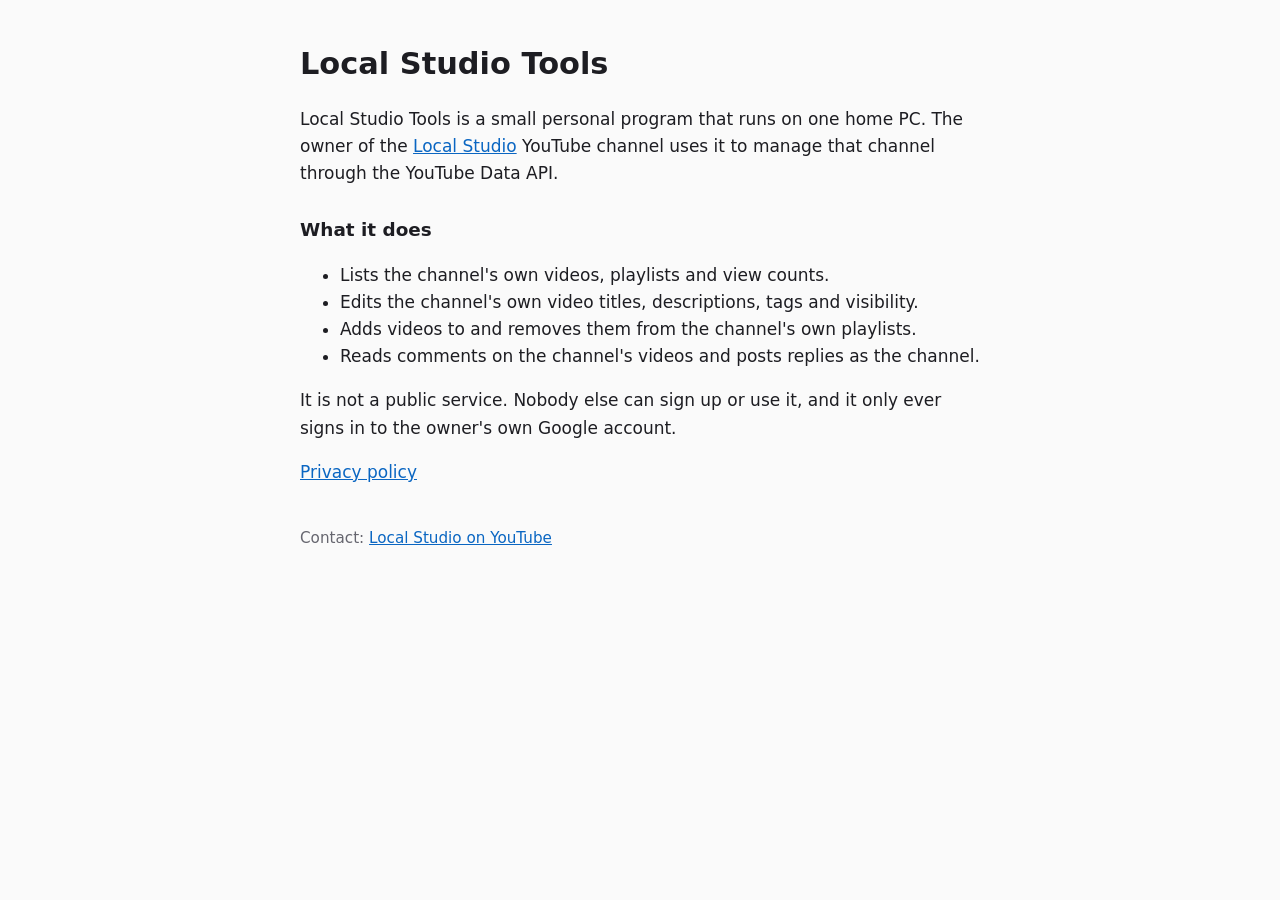
<file: index.html>
<!doctype html>
<html lang="en">
<head>
<meta charset="utf-8">
<meta name="viewport" content="width=device-width, initial-scale=1">
<title>Local Studio Tools</title>
<meta name="description" content="A personal tool the owner of the Local Studio YouTube channel uses to manage their own channel.">
<link rel="stylesheet" href="style.css">
</head>
<body>
<main>
  <h1>Local Studio Tools</h1>
  <p>Local Studio Tools is a small personal program that runs on one home PC. The owner of the
     <a href="https://www.youtube.com/@localstudiofilms">Local Studio</a> YouTube channel uses it to manage that channel
     through the YouTube Data API.</p>

  <h2>What it does</h2>
  <ul>
    <li>Lists the channel's own videos, playlists and view counts.</li>
    <li>Edits the channel's own video titles, descriptions, tags and visibility.</li>
    <li>Adds videos to and removes them from the channel's own playlists.</li>
    <li>Reads comments on the channel's videos and posts replies as the channel.</li>
  </ul>
  <p>It is not a public service. Nobody else can sign up or use it, and it only ever signs in to the owner's own Google account.</p>

  <p><a href="privacy.html">Privacy policy</a></p>

  <footer>Contact: <a href="https://www.youtube.com/@localstudiofilms/about">Local Studio on YouTube</a></footer>
</main>
</body>
</html>
</file>
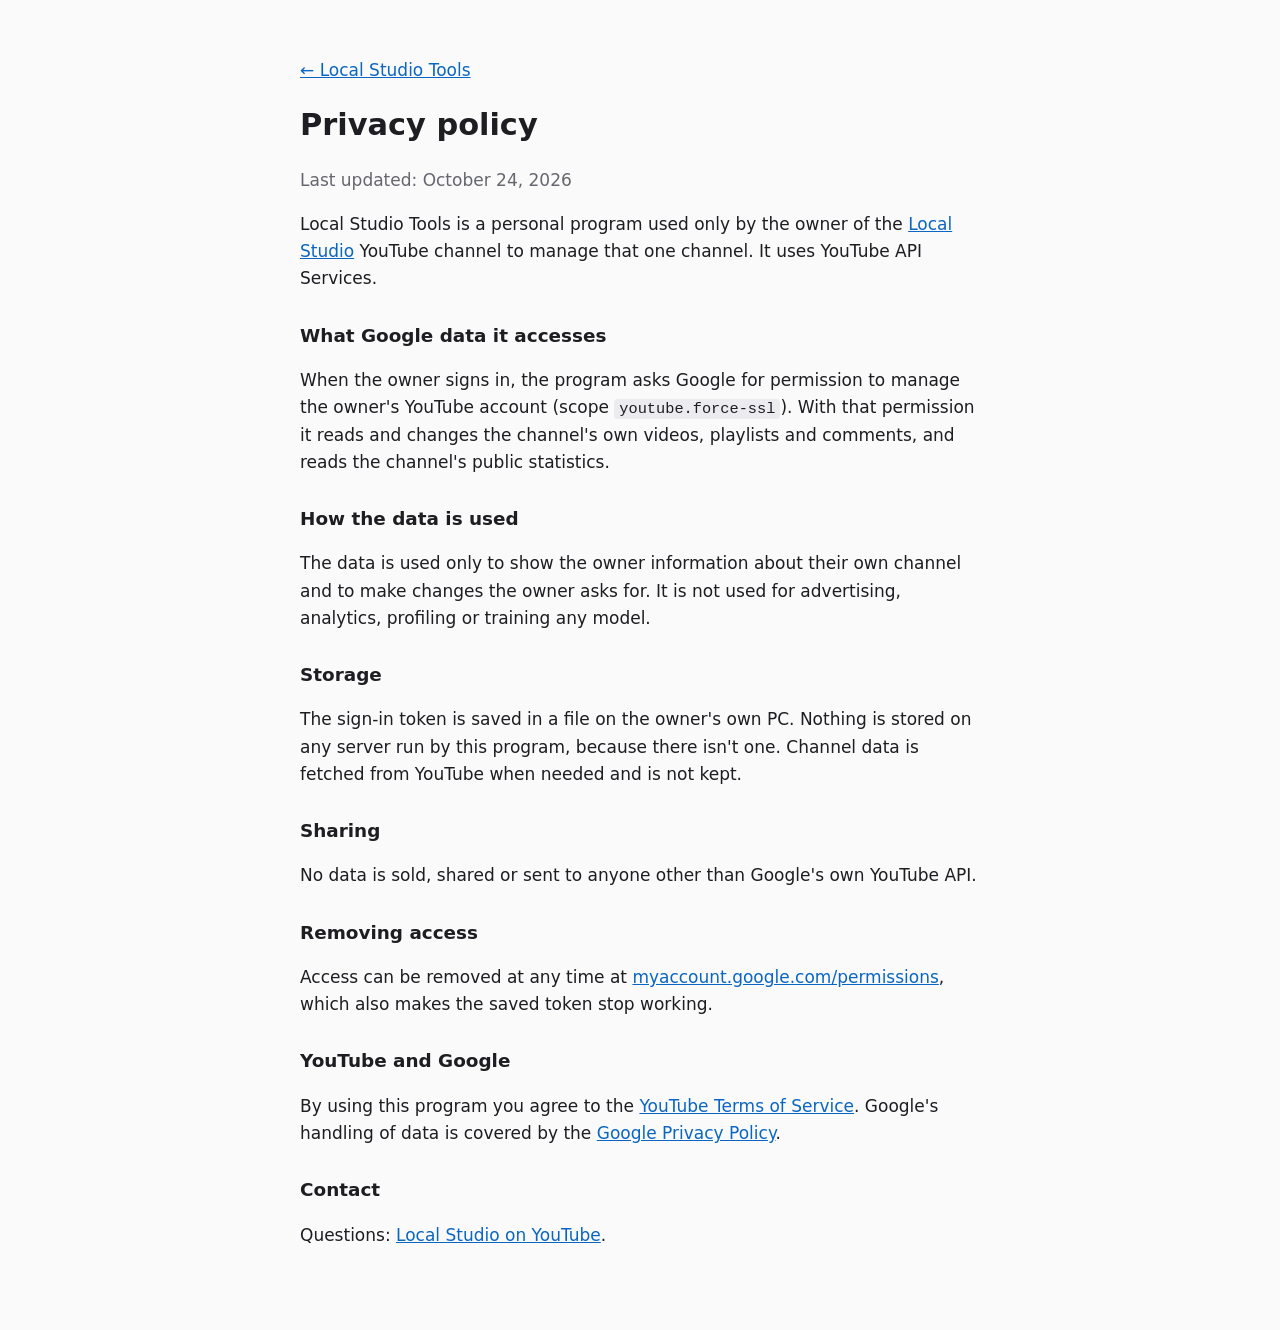
<file: privacy.html>
<!doctype html>
<html lang="en">
<head>
<meta charset="utf-8">
<meta name="viewport" content="width=device-width, initial-scale=1">
<title>Privacy Policy</title>
<meta name="description" content="Privacy policy for Local Studio Tools.">
<link rel="stylesheet" href="style.css">
</head>
<body>
<main>
  <p><a href="index.html">← Local Studio Tools</a></p>
  <h1>Privacy policy</h1>
  <p class="muted">Last updated: October 24, 2026</p>

  <p>Local Studio Tools is a personal program used only by the owner of the
     <a href="https://www.youtube.com/@localstudiofilms">Local Studio</a> YouTube channel to manage that one channel.
     It uses YouTube API Services.</p>

  <h2>What Google data it accesses</h2>
  <p>When the owner signs in, the program asks Google for permission to manage the owner's YouTube account
     (scope <code>youtube.force-ssl</code>). With that permission it reads and changes the channel's own videos,
     playlists and comments, and reads the channel's public statistics.</p>

  <h2>How the data is used</h2>
  <p>The data is used only to show the owner information about their own channel and to make changes the owner
     asks for. It is not used for advertising, analytics, profiling or training any model.</p>

  <h2>Storage</h2>
  <p>The sign-in token is saved in a file on the owner's own PC. Nothing is stored on any server run by this program,
     because there isn't one. Channel data is fetched from YouTube when needed and is not kept.</p>

  <h2>Sharing</h2>
  <p>No data is sold, shared or sent to anyone other than Google's own YouTube API.</p>

  <h2>Removing access</h2>
  <p>Access can be removed at any time at
     <a href="https://myaccount.google.com/permissions">myaccount.google.com/permissions</a>,
     which also makes the saved token stop working.</p>

  <h2>YouTube and Google</h2>
  <p>By using this program you agree to the <a href="https://www.youtube.com/t/terms">YouTube Terms of Service</a>.
     Google's handling of data is covered by the <a href="https://policies.google.com/privacy">Google Privacy Policy</a>.</p>

  <h2>Contact</h2>
  <p>Questions: <a href="https://www.youtube.com/@localstudiofilms/about">Local Studio on YouTube</a>.</p>
</main>
</body>
</html>
</file>
<file: style.css>
:root { --bg: #fafafa; --fg: #1d1d22; --muted: #66666f; --link: #0a66c2; --code: #ececf0; }
@media (prefers-color-scheme: dark) {
  :root { --bg: #121216; --fg: #e8e8ee; --muted: #9a9aa6; --link: #6cb6ff; --code: #24242c; }
}
body { margin: 0; background: var(--bg); color: var(--fg); font: 17px/1.6 system-ui, sans-serif; }
main { max-width: 680px; margin: 0 auto; padding: 40px 16px 64px; }
h1 { font-size: 1.9rem; margin: 0 0 16px; }
h2 { font-size: 1.15rem; margin: 28px 0 6px; }
a { color: var(--link); }
code { background: var(--code); padding: 1px 5px; border-radius: 4px; font-size: .9em; }
.muted, footer { color: var(--muted); }
footer { margin-top: 40px; font-size: .95rem; }
</file>
